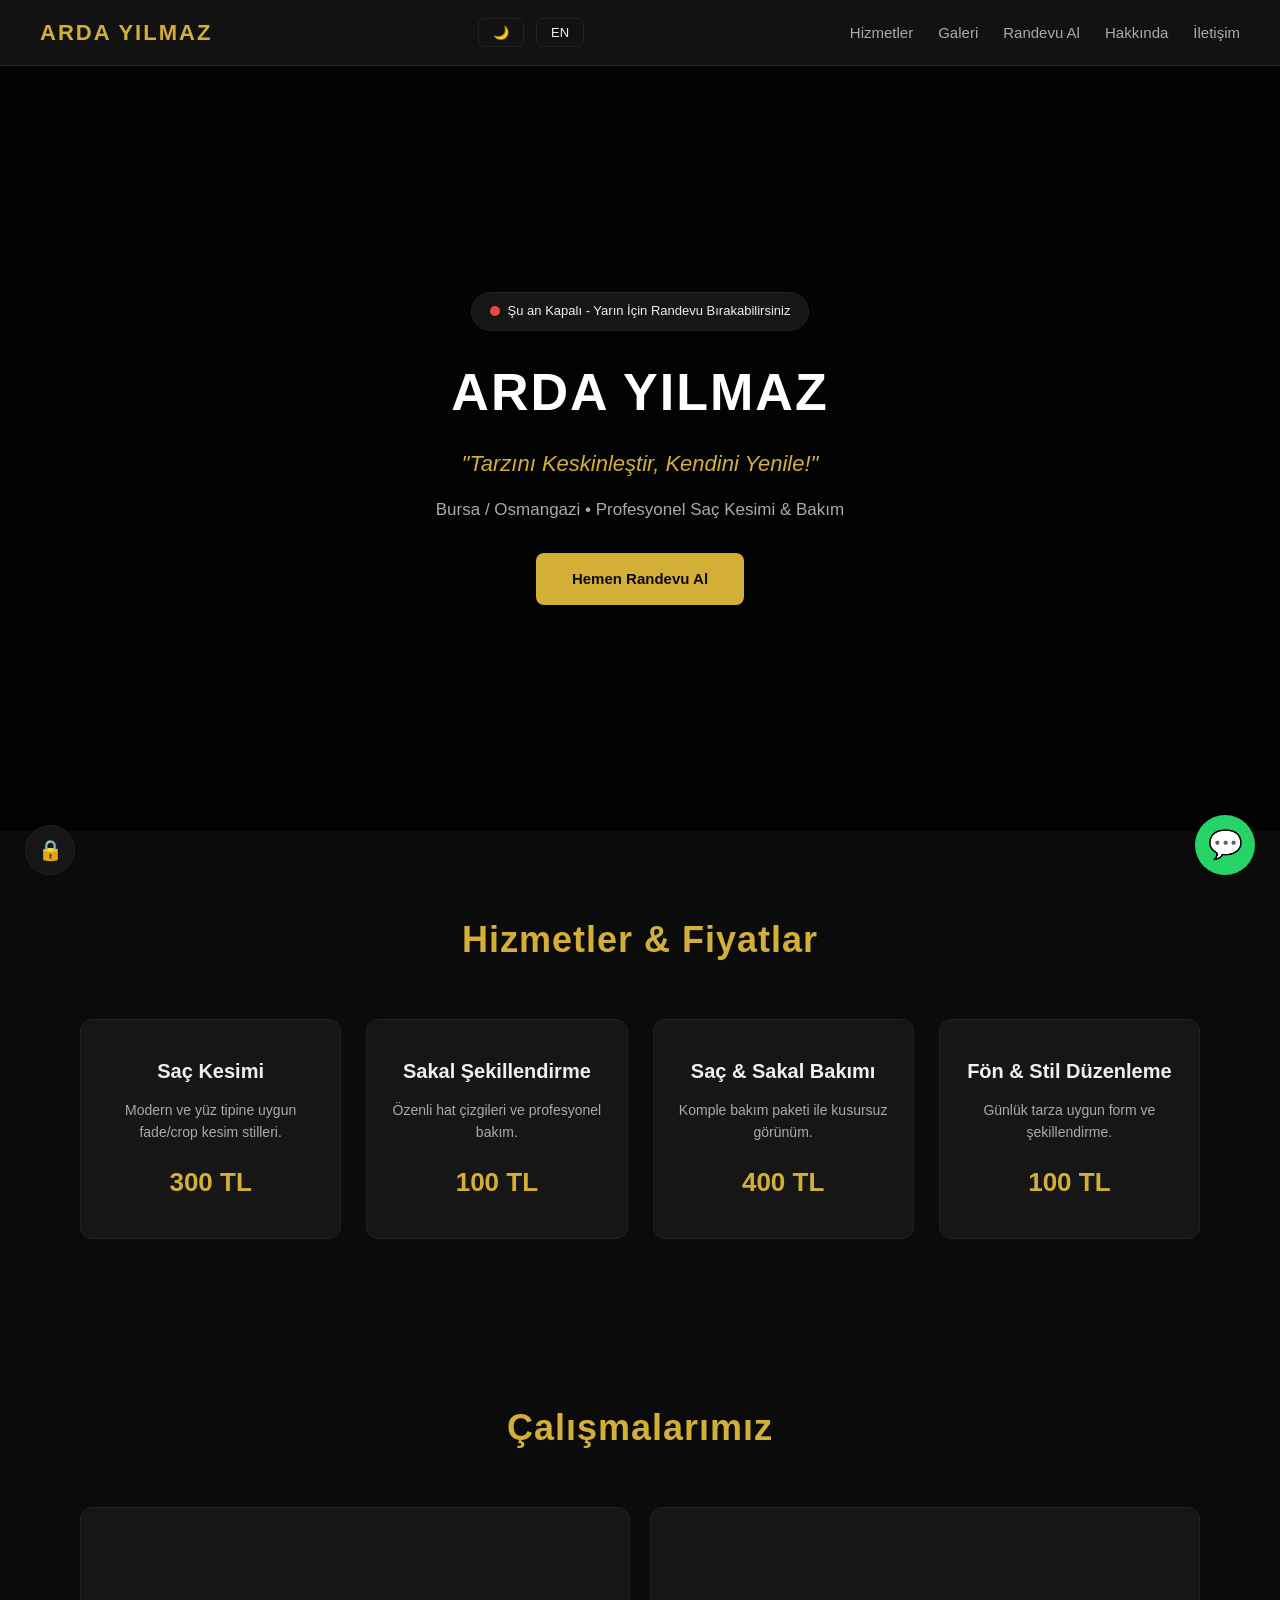
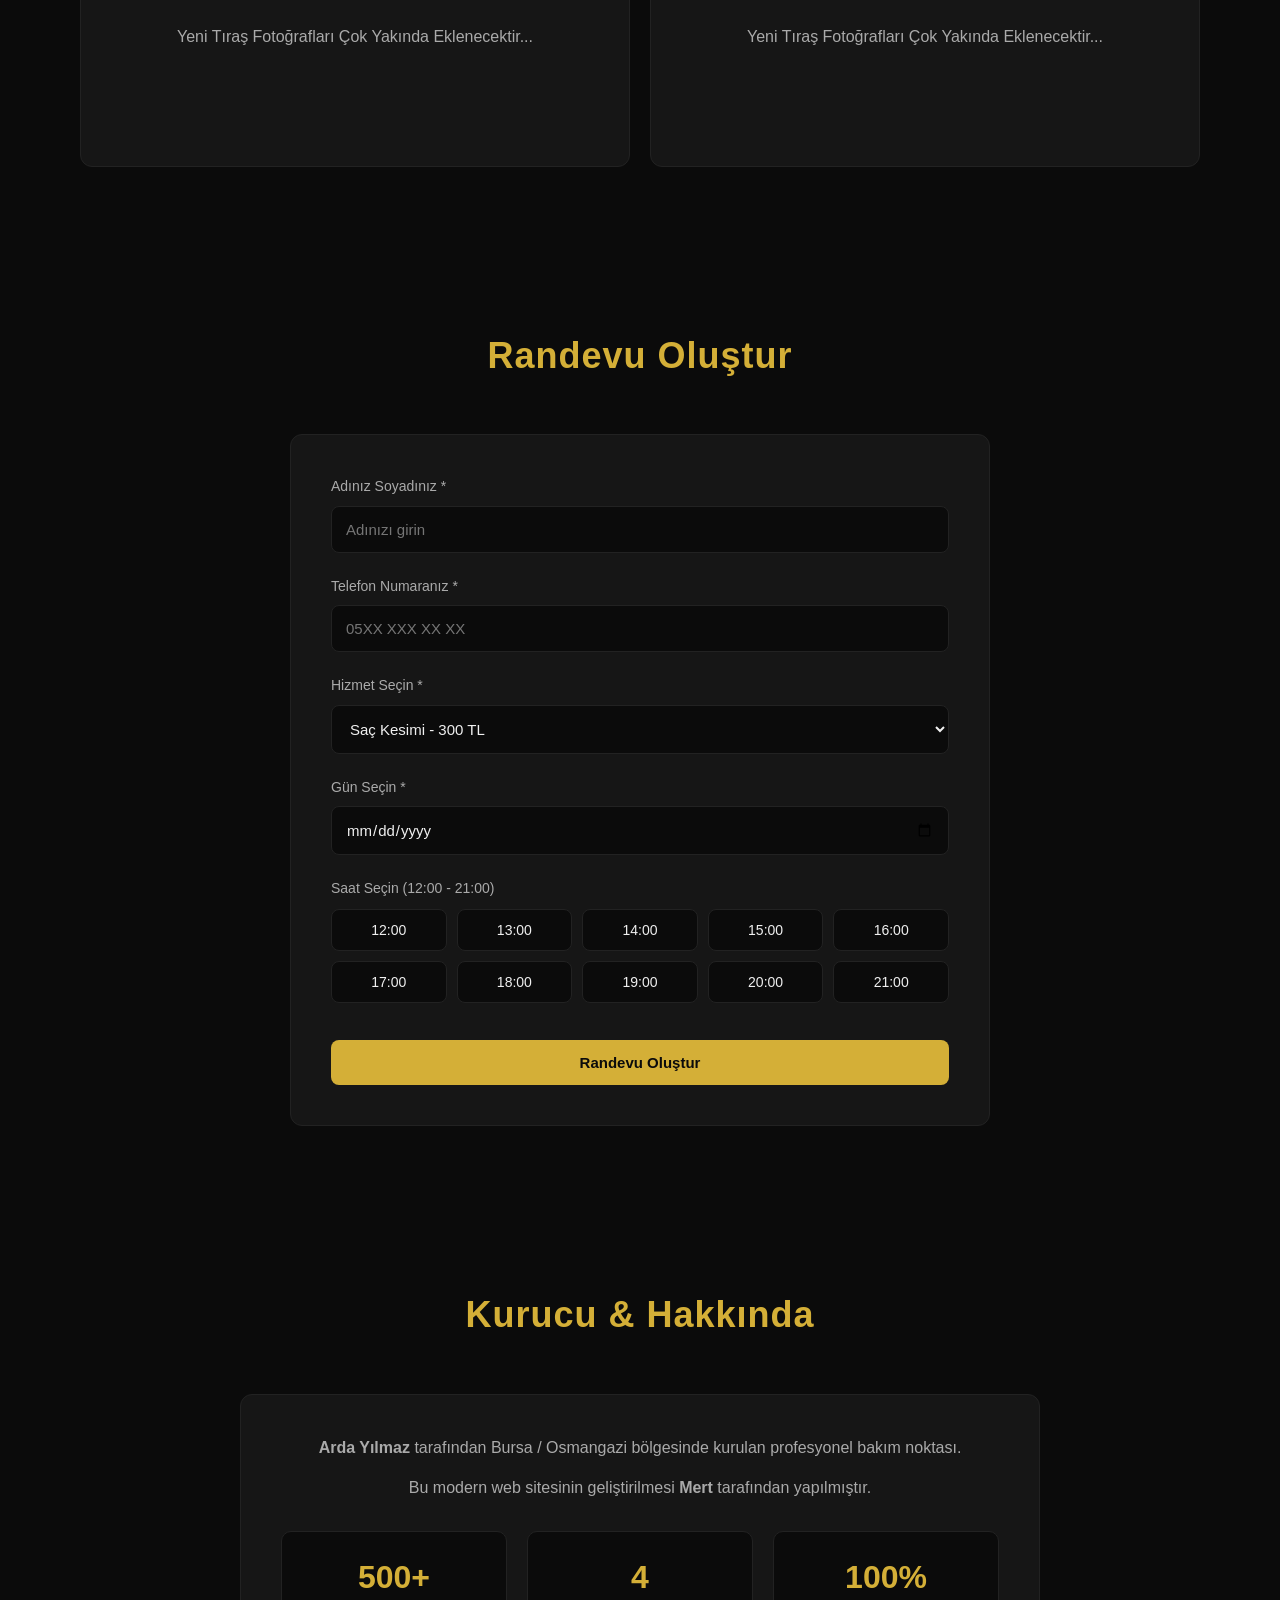
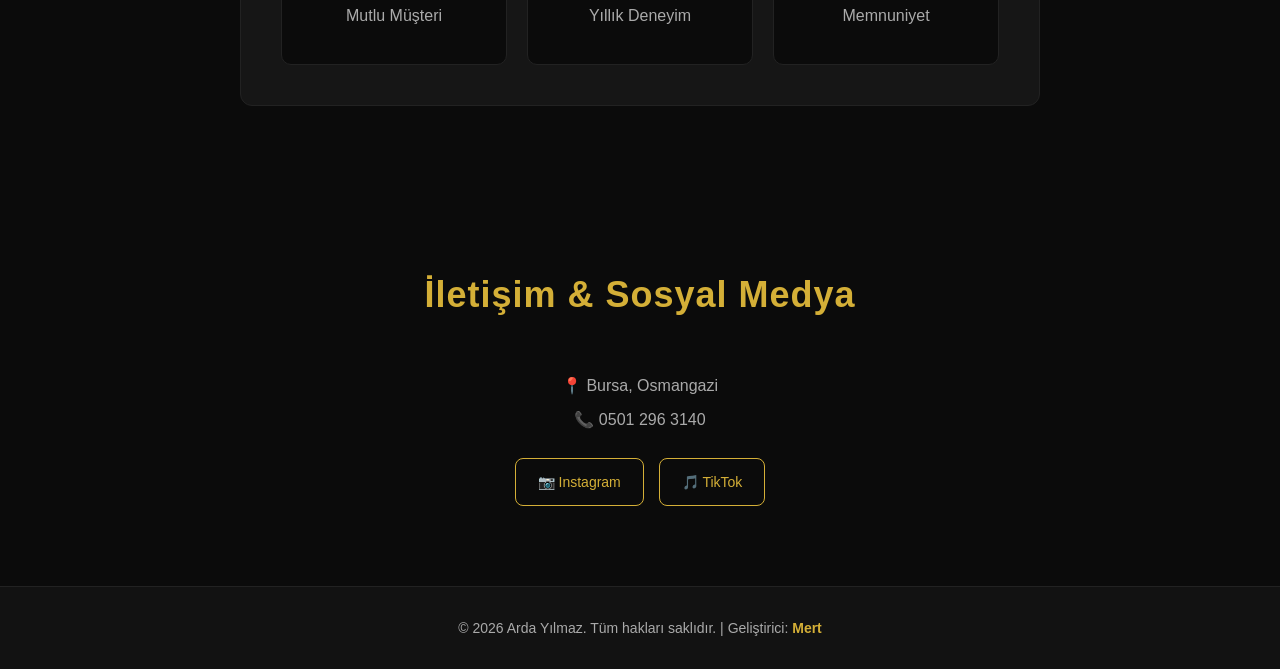
<file: index.html>
<!DOCTYPE html>
<html lang="tr">
<head>
    <meta charset="UTF-8">
    <meta name="viewport" content="width=device-width, initial-scale=1.0">
    <title>Arda Yılmaz | Profesyonel Berber</title>
    <link rel="icon" href="data:image/svg+xml,%3Csvg xmlns='http://www.w3.org/2000/svg' viewBox='0 0 100 100'%3E%3Ctext y='.9em' font-size='90'%3E%E2%9C%82%EF%B8%8F%3C/text%3E%3C/svg%3E">
    <style>
        :root {
            --bg: #0b0b0b;
            --card: #161616;
            --text: #f0f0f0;
            --muted: #aaa;
            --border: #222;
            --header: #121212;
            --accent: #d4af37;
            --accent-hover: #f3c653;
            --success: #2ecc71;
            --danger: #e74c3c;
        }

        [data-theme="light"] {
            --bg: #f4f4f4;
            --card: #ffffff;
            --text: #222222;
            --muted: #666666;
            --border: #dddddd;
            --header: #ffffff;
            --accent: #b89728;
            --accent-hover: #d4af37;
        }

        * { margin: 0; padding: 0; box-sizing: border-box; font-family: 'Segoe UI', Tahoma, Geneva, Verdana, sans-serif; transition: background 0.3s, color 0.3s; }
        html { scroll-behavior: smooth; }
        body { background: var(--bg); color: var(--text); line-height: 1.6; overflow-x: hidden; }

        header { background: var(--header); padding: 15px 40px; display: flex; justify-content: space-between; align-items: center; border-bottom: 1px solid var(--border); position: sticky; top: 0; z-index: 1000; }
        .logo { font-size: 22px; font-weight: bold; color: var(--accent); letter-spacing: 2px; }
        
        nav { display: flex; gap: 25px; align-items: center; }
        nav a { color: var(--muted); text-decoration: none; transition: 0.3s; font-size: 15px; font-weight: 500; }
        nav a:hover { color: var(--accent); }

        .header-controls { display: flex; gap: 12px; align-items: center; }
        .theme-btn, .lang-btn { background: none; border: 1px solid var(--border); color: var(--text); padding: 6px 14px; border-radius: 6px; cursor: pointer; font-size: 13px; transition: 0.3s; }
        .theme-btn:hover, .lang-btn:hover { border-color: var(--accent); color: var(--accent); }
        .menu-toggle { display: none; flex-direction: column; cursor: pointer; gap: 5px; }
        .menu-toggle span { width: 25px; height: 3px; background: var(--accent); border-radius: 2px; }

        .hero { min-height: 85vh; display: flex; flex-direction: column; justify-content: center; align-items: center; text-align: center; background: linear-gradient(rgba(0,0,0,0.75), rgba(0,0,0,0.9)), #111; padding: 0 20px; }
        .status-badge { display: inline-flex; align-items: center; gap: 8px; background: var(--card); border: 1px solid var(--border); padding: 8px 18px; border-radius: 30px; font-size: 13px; margin-bottom: 20px; }
        .status-dot { width: 10px; height: 10px; border-radius: 50%; animation: pulse 2s infinite; }
        .status-dot.open { background: var(--success); box-shadow: 0 0 10px var(--success); }
        .status-dot.closed { background: var(--danger); }
        @keyframes pulse { 0%, 100% { opacity: 1; } 50% { opacity: 0.5; } }
        
        .hero h1 { font-size: 52px; margin-bottom: 12px; color: #fff; letter-spacing: 2px; }
        .hero .slogan { font-size: 22px; color: var(--accent); margin-bottom: 15px; font-style: italic; }
        .hero p { font-size: 17px; color: #aaa; margin-bottom: 30px; max-width: 500px; }
        
        .btn { background: var(--accent); color: #0b0b0b; padding: 14px 36px; border: none; border-radius: 8px; font-weight: bold; cursor: pointer; text-decoration: none; transition: 0.3s; display: inline-block; font-size: 15px; }
        .btn:hover { background: var(--accent-hover); transform: translateY(-3px); }

        section { padding: 80px 40px; max-width: 1200px; margin: 0 auto; opacity: 0; transform: translateY(30px); transition: opacity 0.7s ease-out, transform 0.7s ease-out; }
        section.visible { opacity: 1; transform: translateY(0); }
        h2 { text-align: center; font-size: 36px; margin-bottom: 50px; color: var(--accent); letter-spacing: 1px; }

        .services-grid { display: grid; grid-template-columns: repeat(auto-fit, minmax(260px, 1fr)); gap: 25px; }
        .card { background: var(--card); padding: 35px 25px; border-radius: 12px; border: 1px solid var(--border); text-align: center; transition: 0.4s; }
        .card:hover { transform: translateY(-8px); border-color: var(--accent); }
        .card h3 { margin-bottom: 12px; color: var(--text); font-size: 20px; }
        .card p { color: var(--muted); font-size: 14px; }
        .price { color: var(--accent); font-size: 26px; font-weight: bold; margin-top: 18px; }

        .gallery-grid { display: grid; grid-template-columns: repeat(auto-fit, minmax(280px, 1fr)); gap: 20px; }
        .gallery-item { border-radius: 12px; border: 1px solid var(--border); height: 260px; background: var(--card); display: flex; flex-direction: column; justify-content: center; align-items: center; color: var(--muted); padding: 20px; text-align: center; }

        .booking-box { background: var(--card); padding: 40px; border-radius: 12px; border: 1px solid var(--border); max-width: 700px; margin: 0 auto; }
        .form-group { margin-bottom: 22px; }
        .form-group label { display: block; margin-bottom: 8px; color: var(--muted); font-size: 14px; font-weight: 500; }
        .form-group input, .form-group select { width: 100%; padding: 14px; background: var(--bg); border: 1px solid var(--border); color: var(--text); border-radius: 8px; outline: none; font-size: 15px; }
        .hours-grid { display: grid; grid-template-columns: repeat(5, 1fr); gap: 10px; margin-top: 10px; }
        .hour-btn { background: var(--bg); border: 1px solid var(--border); color: var(--text); padding: 12px; border-radius: 8px; cursor: pointer; text-align: center; font-size: 14px; transition: 0.3s; }
        .hour-btn:hover { border-color: var(--accent); }
        .hour-btn.selected { background: var(--accent); color: #0b0b0b; font-weight: bold; }
        .form-error { color: var(--danger); font-size: 13px; margin-top: 5px; display: none; }
        .form-error.show { display: block; }
        .success-message { background: rgba(46,204,113,0.1); border: 1px solid var(--success); color: var(--success); padding: 15px; border-radius: 8px; margin-top: 15px; text-align: center; display: none; font-weight: 500; }
        .success-message.show { display: block; }

        .about-box { background: var(--card); padding: 40px; border-radius: 12px; border: 1px solid var(--border); text-align: center; max-width: 800px; margin: 0 auto; }
        .about-box p { color: var(--muted); margin-bottom: 15px; font-size: 16px; }
        .stats-grid { display: grid; grid-template-columns: repeat(auto-fit, minmax(150px, 1fr)); gap: 20px; margin-top: 30px; }
        .stat-item { text-align: center; padding: 20px; background: var(--bg); border-radius: 10px; border: 1px solid var(--border); }
        .stat-item h3 { color: var(--accent); font-size: 32px; }

        .contact-info { margin-bottom: 25px; text-align: center; }
        .contact-info p { margin-bottom: 8px; color: var(--muted); font-size: 16px; }
        .social-links { display: flex; justify-content: center; gap: 15px; margin-top: 25px; flex-wrap: wrap; }
        .social-links a { color: var(--accent); text-decoration: none; border: 1px solid var(--accent); padding: 12px 22px; border-radius: 8px; font-size: 14px; transition: 0.3s; }
        .social-links a:hover { background: var(--accent); color: #0b0b0b; }

        .float-whatsapp { position: fixed; bottom: 25px; right: 25px; background: #25d366; color: #fff; width: 60px; height: 60px; border-radius: 50%; display: flex; justify-content: center; align-items: center; font-size: 28px; text-decoration: none; z-index: 999; }
        .admin-link { position: fixed; bottom: 25px; left: 25px; background: var(--card); color: var(--accent); width: 50px; height: 50px; border-radius: 50%; display: flex; justify-content: center; align-items: center; font-size: 20px; border: 1px solid var(--border); text-decoration: none; z-index: 999; }

        footer { text-align: center; padding: 30px; background: var(--header); border-top: 1px solid var(--border); color: var(--muted); font-size: 14px; }
        footer span { color: var(--accent); font-weight: bold; }

        @media (max-width: 768px) {
            header { padding: 15px 20px; }
            .menu-toggle { display: flex; }
            nav { display: none; position: absolute; top: 65px; left: 0; width: 100%; background: var(--header); flex-direction: column; align-items: center; padding: 25px 0; border-bottom: 1px solid var(--border); }
            nav.active { display: flex; }
            nav a { margin: 12px 0; font-size: 17px; }
            .hero h1 { font-size: 34px; }
            section { padding: 50px 20px; }
            h2 { font-size: 28px; }
            .hours-grid { grid-template-columns: repeat(3, 1fr); }
        }
    </style>
</head>
<body>

<header>
    <div class="logo">ARDA YILMAZ</div>
    <div class="header-controls">
        <button class="theme-btn" id="temaBtn" onclick="temaDegistir()">🌙</button>
        <button class="lang-btn" id="dilBtn" onclick="dilDegistir()">EN</button>
        <div class="menu-toggle" onclick="menuAcKapat()">
            <span></span><span></span><span></span>
        </div>
    </div>
    <nav id="navMenu">
        <a href="#hizmetler" onclick="menuAcKapat()" data-tr="Hizmetler" data-en="Services">Hizmetler</a>
        <a href="#galeri" onclick="menuAcKapat()" data-tr="Galeri" data-en="Gallery">Galeri</a>
        <a href="#randevu" onclick="menuAcKapat()" data-tr="Randevu Al" data-en="Book Now">Randevu Al</a>
        <a href="#hakkinda" onclick="menuAcKapat()" data-tr="Hakkında" data-en="About">Hakkında</a>
        <a href="#iletisim" onclick="menuAcKapat()" data-tr="İletişim" data-en="Contact">İletişim</a>
    </nav>
</header>

<div class="hero">
    <div class="status-badge">
        <div class="status-dot open" id="durumDot"></div>
        <span id="durumText">Şu an Açık - Randevu Alabilirsiniz</span>
    </div>
    <h1>ARDA YILMAZ</h1>
    <div class="slogan" id="heroSlogan">"Tarzını Keskinleştir, Kendini Yenile!"</div>
    <p id="heroDesc">Bursa / Osmangazi • Profesyonel Saç Kesimi & Bakım</p>
    <a href="#randevu" class="btn" id="heroBtn">Hemen Randevu Al</a>
</div>

<section id="hizmetler">
    <h2 id="baslikHizmet">Hizmetler & Fiyatlar</h2>
    <div class="services-grid">
        <div class="card">
            <h3 id="h1Title">Saç Kesimi</h3>
            <p id="h1Desc">Modern ve yüz tipine uygun fade/crop kesim stilleri.</p>
            <div class="price">300 TL</div>
        </div>
        <div class="card">
            <h3 id="h2Title">Sakal Şekillendirme</h3>
            <p id="h2Desc">Özenli hat çizgileri ve profesyonel bakım.</p>
            <div class="price">100 TL</div>
        </div>
        <div class="card">
            <h3 id="h3Title">Saç & Sakal Bakımı</h3>
            <p id="h3Desc">Komple bakım paketi ile kusursuz görünüm.</p>
            <div class="price">400 TL</div>
        </div>
        <div class="card">
            <h3 id="h4Title">Fön & Stil Düzenleme</h3>
            <p id="h4Desc">Günlük tarza uygun form ve şekillendirme.</p>
            <div class="price">100 TL</div>
        </div>
    </div>
</section>

<section id="galeri">
    <h2 id="baslikGaleri">Çalışmalarımız</h2>
    <div class="gallery-grid">
        <div class="gallery-item"><p id="galeriText">Yeni Tıraş Fotoğrafları Çok Yakında Eklenecektir...</p></div>
        <div class="gallery-item"><p id="galeriText2">Yeni Tıraş Fotoğrafları Çok Yakında Eklenecektir...</p></div>
    </div>
</section>

<section id="randevu">
    <h2 id="baslikRandevu">Randevu Oluştur</h2>
    <div class="booking-box">
        <div class="form-group">
            <label id="labelAd">Adınız Soyadınız *</label>
            <input type="text" id="musteriAdi" placeholder="Adınızı girin">
            <div class="form-error" id="hataAd">Lütfen adınızı girin</div>
        </div>
        <div class="form-group">
            <label id="labelTel">Telefon Numaranız *</label>
            <input type="tel" id="musteriTel" placeholder="05XX XXX XX XX">
            <div class="form-error" id="hataTel">Geçerli bir telefon girin</div>
        </div>
        <div class="form-group">
            <label id="labelHizmet">Hizmet Seçin *</label>
            <select id="hizmetSecim">
                <option value="Saç Kesimi - 300 TL">Saç Kesimi - 300 TL</option>
                <option value="Sakal Şekillendirme - 100 TL">Sakal Şekillendirme - 100 TL</option>
                <option value="Saç & Sakal Bakımı - 400 TL">Saç & Sakal Bakımı - 400 TL</option>
                <option value="Fön & Stil Düzenleme - 100 TL">Fön & Stil Düzenleme - 100 TL</option>
            </select>
        </div>
        <div class="form-group">
            <label id="labelTarih">Gün Seçin *</label>
            <input type="date" id="randevuTarihi">
            <div class="form-error" id="hataTarih">Lütfen tarih seçin</div>
        </div>
        <div class="form-group">
            <label id="labelSaat">Saat Seçin (12:00 - 21:00)</label>
            <div class="hours-grid">
                <button type="button" class="hour-btn" onclick="saatSec(this)">12:00</button>
                <button type="button" class="hour-btn" onclick="saatSec(this)">13:00</button>
                <button type="button" class="hour-btn" onclick="saatSec(this)">14:00</button>
                <button type="button" class="hour-btn" onclick="saatSec(this)">15:00</button>
                <button type="button" class="hour-btn" onclick="saatSec(this)">16:00</button>
                <button type="button" class="hour-btn" onclick="saatSec(this)">17:00</button>
                <button type="button" class="hour-btn" onclick="saatSec(this)">18:00</button>
                <button type="button" class="hour-btn" onclick="saatSec(this)">19:00</button>
                <button type="button" class="hour-btn" onclick="saatSec(this)">20:00</button>
                <button type="button" class="hour-btn" onclick="saatSec(this)">21:00</button>
            </div>
            <div class="form-error" id="hataSaat">Lütfen saat seçin</div>
        </div>
        <div class="success-message" id="basariMesaj">✅ Randevunuz başarıyla kaydedildi!</div>
        <button type="button" class="btn" style="width:100%;margin-top:15px" onclick="randevuKaydet()" id="btnRandevu">Randevu Oluştur</button>
    </div>
</section>

<section id="hakkinda">
    <h2 id="baslikHakkinda">Kurucu & Hakkında</h2>
    <div class="about-box">
        <p id="hakkindaText1"><strong>Arda Yılmaz</strong> tarafından Bursa / Osmangazi bölgesinde kurulan profesyonel bakım noktası.</p>
        <p id="hakkindaText2">Bu modern web sitesinin geliştirilmesi <strong>Mert</strong> tarafından yapılmıştır.</p>
        <div class="stats-grid">
            <div class="stat-item"><h3>500+</h3><p id="stat1">Mutlu Müşteri</p></div>
            <div class="stat-item"><h3>4</h3><p id="stat2">Yıllık Deneyim</p></div>
            <div class="stat-item"><h3>100%</h3><p id="stat3">Memnuniyet</p></div>
        </div>
    </div>
</section>

<section id="iletisim" style="text-align:center;">
    <h2 id="baslikIletisim">İletişim & Sosyal Medya</h2>
    <div class="contact-info">
        <p>📍 Bursa, Osmangazi</p>
        <p>📞 0501 296 3140</p>
    </div>
    <div class="social-links">
        <a href="https://instagram.com/berber.oluyorum.arda" target="_blank">📷 Instagram</a>
        <a href="https://tiktok.com" target="_blank">🎵 TikTok</a>
    </div>
</section>

<a href="https://wa.me/905012963140" class="float-whatsapp" target="_blank">💬</a>
<a href="admin.html" class="admin-link" title="Admin Paneli">🔒</a>

<footer>
    <p>&copy; 2026 Arda Yılmaz. Tüm hakları saklıdır. | Geliştirici: <span>Mert</span></p>
</footer>

<script>
let secilenSaat = "";
let aktifDil = localStorage.getItem('dil') || 'tr';

const ceviriler = {
    tr: {
        durumAcik: "Şu an Açık - Randevu Alabilirsiniz",
        durumKapali: "Şu an Kapalı - Yarın İçin Randevu Bırakabilirsiniz",
        slogan: '"Tarzını Keskinleştir, Kendini Yenile!"',
        heroDesc: "Bursa / Osmangazi • Profesyonel Saç Kesimi & Bakım",
        heroBtn: "Hemen Randevu Al",
        baslikHizmet: "Hizmetler & Fiyatlar",
        h1Title: "Saç Kesimi",
        h1Desc: "Modern ve yüz tipine uygun fade/crop kesim stilleri.",
        h2Title: "Sakal Şekillendirme",
        h2Desc: "Özenli hat çizgileri ve profesyonel bakım.",
        h3Title: "Saç & Sakal Bakımı",
        h3Desc: "Komple bakım paketi ile kusursuz görünüm.",
        h4Title: "Fön & Stil Düzenleme",
        h4Desc: "Günlük tarza uygun form ve şekillendirme.",
        baslikGaleri: "Çalışmalarımız",
        galeriText: "Yeni Tıraş Fotoğrafları Çok Yakında Eklenecektir...",
        baslikRandevu: "Randevu Oluştur",
        labelAd: "Adınız Soyadınız *",
        labelTel: "Telefon Numaranız *",
        labelHizmet: "Hizmet Seçin *",
        labelTarih: "Gün Seçin *",
        labelSaat: "Saat Seçin (12:00 - 21:00)",
        btnRandevu: "Randevu Oluştur",
        baslikHakkinda: "Kurucu & Hakkında",
        hakkindaText1: "<strong>Arda Yılmaz</strong> tarafından Bursa / Osmangazi bölgesinde kurulan profesyonel bakım noktası.",
        hakkindaText2: "Bu modern web sitesinin geliştirilmesi <strong>Mert</strong> tarafından yapılmıştır.",
        stat1: "Mutlu Müşteri",
        stat2: "Yıllık Deneyim",
        stat3: "Memnuniyet",
        baslikIletisim: "İletişim & Sosyal Medya",
        navHizmetler: "Hizmetler",
        navGaleri: "Galeri",
        navRandevu: "Randevu Al",
        navHakkinda: "Hakkında",
        navIletisim: "İletişim"
    },
    en: {
        durumAcik: "Currently Open - You Can Book Now",
        durumKapali: "Currently Closed - Leave an Appointment for Tomorrow",
        slogan: '"Sharpen Your Style, Renew Yourself!"',
        heroDesc: "Bursa / Osmangazi • Professional Haircut & Care",
        heroBtn: "Book Now",
        baslikHizmet: "Services & Prices",
        h1Title: "Haircut",
        h1Desc: "Modern fade/crop styles suitable for your face type.",
        h2Title: "Beard Shaping",
        h2Desc: "Precise line work and professional care.",
        h3Title: "Hair & Beard Care",
        h3Desc: "Complete care package for a flawless look.",
        h4Title: "Blow Dry & Styling",
        h4Desc: "Daily style-appropriate form and shaping.",
        baslikGaleri: "Our Work",
        galeriText: "New Haircut Photos Coming Soon...",
        baslikRandevu: "Book Appointment",
        labelAd: "Full Name *",
        labelTel: "Phone Number *",
        labelHizmet: "Select Service *",
        labelTarih: "Select Date *",
        labelSaat: "Select Time (12:00 - 21:00)",
        btnRandevu: "Create Appointment",
        baslikHakkinda: "Founder & About",
        hakkindaText1: "A professional grooming spot established by <strong>Arda Yılmaz</strong> in Bursa / Osmangazi.",
        hakkindaText2: "This modern website was developed by <strong>Mert</strong>.",
        stat1: "Happy Customers",
        stat2: "Years Experience",
        stat3: "Satisfaction",
        baslikIletisim: "Contact & Social Media",
        navHizmetler: "Services",
        navGaleri: "Gallery",
        navRandevu: "Book Now",
        navHakkinda: "About",
        navIletisim: "Contact"
    }
};

function menuAcKapat() {
    document.getElementById('navMenu').classList.toggle('active');
}

function temaDegistir() {
    const html = document.documentElement;
    const btn = document.getElementById('temaBtn');
    if (html.getAttribute('data-theme') === 'light') {
        html.removeAttribute('data-theme');
        localStorage.setItem('tema', 'dark');
        btn.innerText = '🌙';
    } else {
        html.setAttribute('data-theme', 'light');
        localStorage.setItem('tema', 'light');
        btn.innerText = '☀️';
    }
}

function dilDegistir() {
    aktifDil = aktifDil === 'tr' ? 'en' : 'tr';
    localStorage.setItem('dil', aktifDil);
    document.getElementById('dilBtn').innerText = aktifDil === 'tr' ? 'EN' : 'TR';
    dilUygula();
    durumKontrol();
}

function dilUygula() {
    const c = ceviriler[aktifDil];
    document.getElementById('heroSlogan').innerText = c.slogan;
    document.getElementById('heroDesc').innerText = c.heroDesc;
    document.getElementById('heroBtn').innerText = c.heroBtn;
    document.getElementById('baslikHizmet').innerText = c.baslikHizmet;
    document.getElementById('h1Title').innerText = c.h1Title;
    document.getElementById('h1Desc').innerText = c.h1Desc;
    document.getElementById('h2Title').innerText = c.h2Title;
    document.getElementById('h2Desc').innerText = c.h2Desc;
    document.getElementById('h3Title').innerText = c.h3Title;
    document.getElementById('h3Desc').innerText = c.h3Desc;
    document.getElementById('h4Title').innerText = c.h4Title;
    document.getElementById('h4Desc').innerText = c.h4Desc;
    document.getElementById('baslikGaleri').innerText = c.baslikGaleri;
    document.getElementById('galeriText').innerText = c.galeriText;
    document.getElementById('galeriText2').innerText = c.galeriText;
    document.getElementById('baslikRandevu').innerText = c.baslikRandevu;
    document.getElementById('labelAd').innerText = c.labelAd;
    document.getElementById('labelTel').innerText = c.labelTel;
    document.getElementById('labelHizmet').innerText = c.labelHizmet;
    document.getElementById('labelTarih').innerText = c.labelTarih;
    document.getElementById('labelSaat').innerText = c.labelSaat;
    document.getElementById('btnRandevu').innerText = c.btnRandevu;
    document.getElementById('baslikHakkinda').innerText = c.baslikHakkinda;
    document.getElementById('hakkindaText1').innerHTML = c.hakkindaText1;
    document.getElementById('hakkindaText2').innerHTML = c.hakkindaText2;
    document.getElementById('stat1').innerText = c.stat1;
    document.getElementById('stat2').innerText = c.stat2;
    document.getElementById('stat3').innerText = c.stat3;
    document.getElementById('baslikIletisim').innerText = c.baslikIletisim;
    
    const navLinks = document.querySelectorAll('nav a');
    navLinks[0].innerText = c.navHizmetler;
    navLinks[1].innerText = c.navGaleri;
    navLinks[2].innerText = c.navRandevu;
    navLinks[3].innerText = c.navHakkinda;
    navLinks[4].innerText = c.navIletisim;
}

function durumKontrol() {
    const simdi = new Date();
    const saat = simdi.getHours();
    const dot = document.getElementById('durumDot');
    const text = document.getElementById('durumText');
    const c = ceviriler[aktifDil];

    if (saat >= 12 && saat < 21) {
        dot.className = "status-dot open";
        text.innerText = c.durumAcik;
    } else {
        dot.className = "status-dot closed";
        text.innerText = c.durumKapali;
    }
}

function saatSec(element) {
    document.querySelectorAll('.hour-btn').forEach(btn => btn.classList.remove('selected'));
    element.classList.add('selected');
    secilenSaat = element.innerText;
    document.getElementById('hataSaat').classList.remove('show');
}

function formuKontrolEt() {
    let hatasiz = true;
    const ad = document.getElementById('musteriAdi').value.trim();
    const tel = document.getElementById('musteriTel').value.trim();
    const tarih = document.getElementById('randevuTarihi').value;
    
    if (ad.length < 2) { document.getElementById('hataAd').classList.add('show'); hatasiz = false; }
    else { document.getElementById('hataAd').classList.remove('show'); }
    
    const telTemiz = tel.replace(/\s/g, '').replace(/^0/, '');
    if (telTemiz.length < 10) { document.getElementById('hataTel').classList.add('show'); hatasiz = false; }
    else { document.getElementById('hataTel').classList.remove('show'); }
    
    if (!tarih) { document.getElementById('hataTarih').classList.add('show'); hatasiz = false; }
    else { document.getElementById('hataTarih').classList.remove('show'); }
    
    if (!secilenSaat) { document.getElementById('hataSaat').classList.add('show'); hatasiz = false; }
    else { document.getElementById('hataSaat').classList.remove('show'); }
    
    return hatasiz;
}

function randevuKaydet() {
    if (!formuKontrolEt()) return;
    
    const yeniRandevu = {
        id: Date.now(),
        ad: document.getElementById('musteriAdi').value.trim(),
        tel: document.getElementById('musteriTel').value.trim(),
        hizmet: document.getElementById('hizmetSecim').value,
        tarih: document.getElementById('randevuTarihi').value,
        saat: secilenSaat,
        durum: "Bekliyor",
        olusturmaTarihi: new Date().toISOString()
    };
    
    let randevular = JSON.parse(localStorage.getItem('randevular')) || [];
    randevular.push(yeniRandevu);
    localStorage.setItem('randevular', JSON.stringify(randevular));
    
    document.getElementById('basariMesaj').classList.add('show');
    document.getElementById('musteriAdi').value = '';
    document.getElementById('musteriTel').value = '';
    document.getElementById('randevuTarihi').value = '';
    document.querySelectorAll('.hour-btn').forEach(btn => btn.classList.remove('selected'));
    secilenSaat = '';
    
    setTimeout(() => { document.getElementById('basariMesaj').classList.remove('show'); }, 3000);
}

document.addEventListener('DOMContentLoaded', function() {
    const kayitliTema = localStorage.getItem('tema');
    if (kayitliTema === 'light') {
        document.documentElement.setAttribute('data-theme', 'light');
        document.getElementById('temaBtn').innerText = '☀️';
    }
    
    document.getElementById('dilBtn').innerText = aktifDil === 'tr' ? 'EN' : 'TR';
    if (aktifDil === 'en') dilUygula();
    
    durumKontrol();
    
    const bugun = new Date().toISOString().split('T')[0];
    document.getElementById('randevuTarihi').setAttribute('min', bugun);
    
    const gozlemci = new IntersectionObserver((entries) => {
        entries.forEach(entry => { if (entry.isIntersecting) entry.target.classList.add('visible'); });
    }, { threshold: 0.1 });
    
    document.querySelectorAll('section').forEach(section => gozlemci.observe(section));
});
</script>

</body>
</html>
</file>
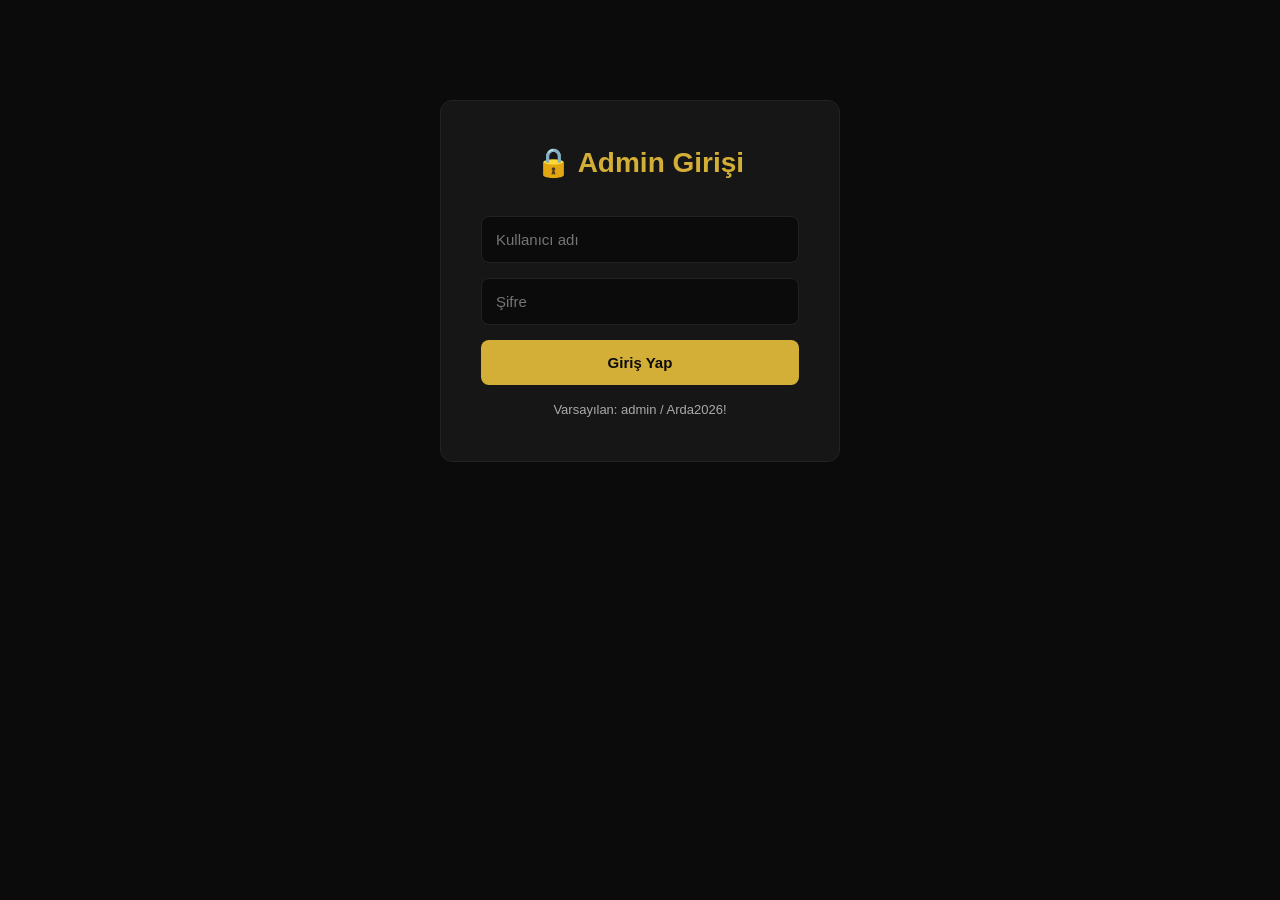
<file: admin.html>
<!DOCTYPE html>
<html lang="tr">
<head>
    <meta charset="UTF-8">
    <meta name="viewport" content="width=device-width, initial-scale=1.0">
    <title>Admin Paneli | Arda Yılmaz</title>
    <link rel="icon" href="data:image/svg+xml,%3Csvg xmlns='http://www.w3.org/2000/svg' viewBox='0 0 100 100'%3E%3Ctext y='.9em' font-size='90'%3E%F0%9F%94%92%3C/text%3E%3C/svg%3E">
    <style>
        :root {
            --bg: #0b0b0b;
            --card: #161616;
            --text: #f0f0f0;
            --muted: #aaa;
            --border: #222;
            --header: #121212;
            --accent: #d4af37;
            --success: #2ecc71;
            --danger: #e74c3c;
            --warning: #f39c12;
            --info: #3498db;
        }
        [data-theme="light"] {
            --bg: #f4f4f4;
            --card: #ffffff;
            --text: #222222;
            --muted: #666666;
            --border: #dddddd;
            --header: #ffffff;
            --accent: #b89728;
        }
        * { margin: 0; padding: 0; box-sizing: border-box; font-family: 'Segoe UI', Tahoma, Geneva, Verdana, sans-serif; transition: background 0.3s, color 0.3s; }
        body { background: var(--bg); color: var(--text); line-height: 1.6; }

        .login-box { max-width: 400px; margin: 100px auto; padding: 40px; background: var(--card); border-radius: 12px; border: 1px solid var(--border); text-align: center; }
        .login-box h2 { margin-bottom: 30px; color: var(--accent); font-size: 28px; }
        .login-box input { width: 100%; padding: 14px; margin-bottom: 15px; background: var(--bg); border: 1px solid var(--border); color: var(--text); border-radius: 8px; font-size: 15px; }
        .btn { background: var(--accent); color: #0b0b0b; padding: 14px 36px; border: none; border-radius: 8px; font-weight: bold; cursor: pointer; text-decoration: none; transition: 0.3s; display: inline-block; font-size: 15px; width: 100%; }
        .btn:hover { background: #f3c653; }

        .admin-container { display: none; max-width: 1200px; margin: 0 auto; padding: 40px 20px; }
        .admin-header { display: flex; justify-content: space-between; align-items: center; margin-bottom: 30px; flex-wrap: wrap; gap: 15px; }
        .admin-header h1 { color: var(--accent); font-size: 28px; }
        .btn-outline { background: transparent; color: var(--accent); border: 2px solid var(--accent); padding: 10px 20px; border-radius: 8px; cursor: pointer; font-weight: 600; transition: 0.3s; }
        .btn-outline:hover { background: var(--accent); color: #0b0b0b; }
        .theme-btn { background: none; border: 1px solid var(--border); color: var(--text); padding: 6px 14px; border-radius: 6px; cursor: pointer; font-size: 13px; margin-right: 10px; }

        .stats-row { display: grid; grid-template-columns: repeat(auto-fit, minmax(200px, 1fr)); gap: 20px; margin-bottom: 30px; }
        .stat-card { background: var(--card); padding: 25px; border-radius: 12px; border: 1px solid var(--border); text-align: center; }
        .stat-card h3 { font-size: 36px; color: var(--accent); margin-bottom: 5px; }
        .stat-card p { color: var(--muted); font-size: 14px; }

        .filter-bar { display: flex; gap: 15px; margin-bottom: 20px; flex-wrap: wrap; }
        .filter-bar select, .filter-bar input { padding: 10px 15px; background: var(--bg); border: 1px solid var(--border); color: var(--text); border-radius: 8px; font-size: 14px; }

        .table-container { background: var(--card); border-radius: 12px; border: 1px solid var(--border); overflow: hidden; }
        table { width: 100%; border-collapse: collapse; }
        th, td { padding: 15px; text-align: left; border-bottom: 1px solid var(--border); }
        th { background: var(--header); color: var(--accent); font-weight: 600; font-size: 14px; }
        td { color: var(--text); font-size: 14px; }
        tr:hover { background: rgba(212, 175, 55, 0.05); }
        .durum-badge { display: inline-block; padding: 6px 14px; border-radius: 20px; font-size: 12px; font-weight: 600; }
        .durum-bekliyor { background: rgba(243, 156, 18, 0.15); color: var(--warning); border: 1px solid var(--warning); }
        .durum-onaylandi { background: rgba(46, 204, 113, 0.15); color: var(--success); border: 1px solid var(--success); }
        .durum-tamamlandi { background: rgba(52, 152, 219, 0.15); color: var(--info); border: 1px solid var(--info); }
        .durum-iptal { background: rgba(231, 76, 60, 0.15); color: var(--danger); border: 1px solid var(--danger); }
        .btn-kucuk { padding: 6px 12px; font-size: 12px; margin-right: 5px; border-radius: 6px; cursor: pointer; border: none; font-weight: 600; }
        .btn-sil { background: var(--danger); color: #fff; }
        .btn-duzenle { background: var(--info); color: #fff; }
        .bos-mesaj { text-align: center; padding: 50px; color: var(--muted); }

        @media (max-width: 768px) {
            th, td { padding: 10px; font-size: 12px; }
            .btn-kucuk { padding: 4px 8px; font-size: 11px; margin: 2px; }
            .admin-header h1 { font-size: 22px; }
        }
    </style>
</head>
<body>

<div class="login-box" id="girisEkrani">
    <h2>🔒 Admin Girişi</h2>
    <input type="text" id="kullaniciAdi" placeholder="Kullanıcı adı">
    <input type="password" id="sifre" placeholder="Şifre">
    <button class="btn" onclick="girisYap()">Giriş Yap</button>
    <p style="margin-top:15px;color:var(--muted);font-size:13px">
        Varsayılan: admin / Arda2026!
    </p>
</div>

<div class="admin-container" id="adminPaneli">
    <div class="admin-header">
        <h1>📊 Randevu Yönetim Paneli</h1>
        <div>
            <button class="theme-btn" id="temaBtn" onclick="temaDegistir()">🌙</button>
            <button class="btn-outline" onclick="cikisYap()">Çıkış Yap</button>
            <a href="index.html"><button class="btn" style="margin-left:10px;width:auto">Siteye Git</button></a>
        </div>
    </div>

    <div class="stats-row">
        <div class="stat-card"><h3 id="toplamRandevu">0</h3><p>Toplam Randevu</p></div>
        <div class="stat-card"><h3 id="bugunRandevu">0</h3><p>Bugünkü Randevular</p></div>
        <div class="stat-card"><h3 id="bekleyenRandevu">0</h3><p>Bekleyen Randevular</p></div>
        <div class="stat-card"><h3 id="toplamGelir">0 TL</h3><p>Toplam Gelir</p></div>
    </div>

    <div class="filter-bar">
        <select id="durumFiltre" onchange="randevulariGoster()">
            <option value="hepsi">Tüm Randevular</option>
            <option value="Bekliyor">Bekliyor</option>
            <option value="Onaylandı">Onaylandı</option>
            <option value="Tamamlandı">Tamamlandı</option>
            <option value="İptal">İptal</option>
        </select>
        <input type="text" id="arama" placeholder="İsim veya telefon ara..." onkeyup="randevulariGoster()">
    </div>

    <div class="table-container">
        <table>
            <thead>
                <tr>
                    <th>ID</th>
                    <th>Ad Soyad</th>
                    <th>Telefon</th>
                    <th>Hizmet</th>
                    <th>Tarih</th>
                    <th>Saat</th>
                    <th>Durum</th>
                    <th>İşlemler</th>
                </tr>
            </thead>
            <tbody id="randevuTablo"></tbody>
        </table>
        <div class="bos-mesaj" id="bosMesaj" style="display:none">Henüz randevu bulunmuyor.</div>
    </div>
</div>

<script>
const ADMIN_KULLANICI = "admin";
const ADMIN_SIFRE = "Arda2026!";

document.addEventListener('DOMContentLoaded', function() {
    const kayitliTema = localStorage.getItem('tema');
    if (kayitliTema === 'light') {
        document.documentElement.setAttribute('data-theme', 'light');
        document.getElementById('temaBtn').innerText = '☀️';
    }
    if (localStorage.getItem('adminGiris') === 'evet') paneliGoster();
});

function girisYap() {
    const ka = document.getElementById('kullaniciAdi').value;
    const sf = document.getElementById('sifre').value;
    if (ka === ADMIN_KULLANICI && sf === ADMIN_SIFRE) {
        localStorage.setItem('adminGiris', 'evet');
        paneliGoster();
    } else {
        alert('❌ Kullanıcı adı veya şifre hatalı!');
    }
}

function cikisYap() {
    localStorage.removeItem('adminGiris');
    location.reload();
}

function temaDegistir() {
    const html = document.documentElement;
    const btn = document.getElementById('temaBtn');
    if (html.getAttribute('data-theme') === 'light') {
        html.removeAttribute('data-theme');
        localStorage.setItem('tema', 'dark');
        btn.innerText = '🌙';
    } else {
        html.setAttribute('data-theme', 'light');
        localStorage.setItem('tema', 'light');
        btn.innerText = '☀️';
    }
}

function paneliGoster() {
    document.getElementById('girisEkrani').style.display = 'none';
    document.getElementById('adminPaneli').style.display = 'block';
    istatistikleriGuncelle();
    randevulariGoster();
}

function istatistikleriGuncelle() {
    const randevular = JSON.parse(localStorage.getItem('randevular')) || [];
    const bugun = new Date().toISOString().split('T')[0];
    
    document.getElementById('toplamRandevu').innerText = randevular.length;
    document.getElementById('bugunRandevu').innerText = randevular.filter(r => r.tarih === bugun).length;
    document.getElementById('bekleyenRandevu').innerText = randevular.filter(r => r.durum === 'Bekliyor').length;
    
    let gelir = 0;
    randevular.forEach(r => {
        if (r.durum === 'Tamamlandı') {
            const fiyat = parseInt(r.hizmet.match(/\d+/)[0]);
            gelir += fiyat;
        }
    });
    document.getElementById('toplamGelir').innerText = gelir + ' TL';
}

function randevulariGoster() {
    let randevular = JSON.parse(localStorage.getItem('randevular')) || [];
    const filtre = document.getElementById('durumFiltre').value;
    const arama = document.getElementById('arama').value.toLowerCase();
    
    if (filtre !== 'hepsi') randevular = randevular.filter(r => r.durum === filtre);
    if (arama) randevular = randevular.filter(r => r.ad.toLowerCase().includes(arama) || r.tel.includes(arama));
    
    randevular.sort((a, b) => new Date(b.tarih + 'T' + b.saat) - new Date(a.tarih + 'T' + a.saat));
    
    const tablo = document.getElementById('randevuTablo');
    const bosMesaj = document.getElementById('bosMesaj');
    
    if (randevular.length === 0) {
        tablo.innerHTML = '';
        bosMesaj.style.display = 'block';
        return;
    }
    
    bosMesaj.style.display = 'none';
    
    tablo.innerHTML = randevular.map(r => {
        let durumClass = '';
        if (r.durum === 'Bekliyor') durumClass = 'durum-bekliyor';
        else if (r.durum === 'Onaylandı') durumClass = 'durum-onaylandi';
        else if (r.durum === 'Tamamlandı') durumClass = 'durum-tamamlandi';
        else if (r.durum === 'İptal') durumClass = 'durum-iptal';
        
        return `
        <tr>
            <td>#${r.id.toString().slice(-4)}</td>
            <td>${r.ad}</td>
            <td>${r.tel}</td>
            <td>${r.hizmet}</td>
            <td>${r.tarih}</td>
            <td>${r.saat}</td>
            <td><span class="durum-badge ${durumClass}">${r.durum}</span></td>
            <td>
                <button class="btn-kucuk btn-duzenle" onclick="durumDegistir(${r.id})">Durum</button>
                <button class="btn-kucuk btn-sil" onclick="sil(${r.id})">Sil</button>
            </td>
        </tr>`;
    }).join('');
}

function durumDegistir(id) {
    let randevular = JSON.parse(localStorage.getItem('randevular')) || [];
    const r = randevular.find(x => x.id === id);
    if (!r) return;
    
    const durumlar = ['Bekliyor', 'Onaylandı', 'Tamamlandı', 'İptal'];
    const simdikiIndex = durumlar.indexOf(r.durum);
    r.durum = durumlar[(simdikiIndex + 1) % durumlar.length];
    
    localStorage.setItem('randevular', JSON.stringify(randevular));
    istatistikleriGuncelle();
    randevulariGoster();
}

function sil(id) {
    if (!confirm('Bu randevuyu silmek istediğine emin misin?')) return;
    let randevular = JSON.parse(localStorage.getItem('randevular')) || [];
    randevular = randevular.filter(r => r.id !== id);
    localStorage.setItem('randevular', JSON.stringify(randevular));
    istatistikleriGuncelle();
    randevulariGoster();
}
</script>

</body>
</html>
</file>
